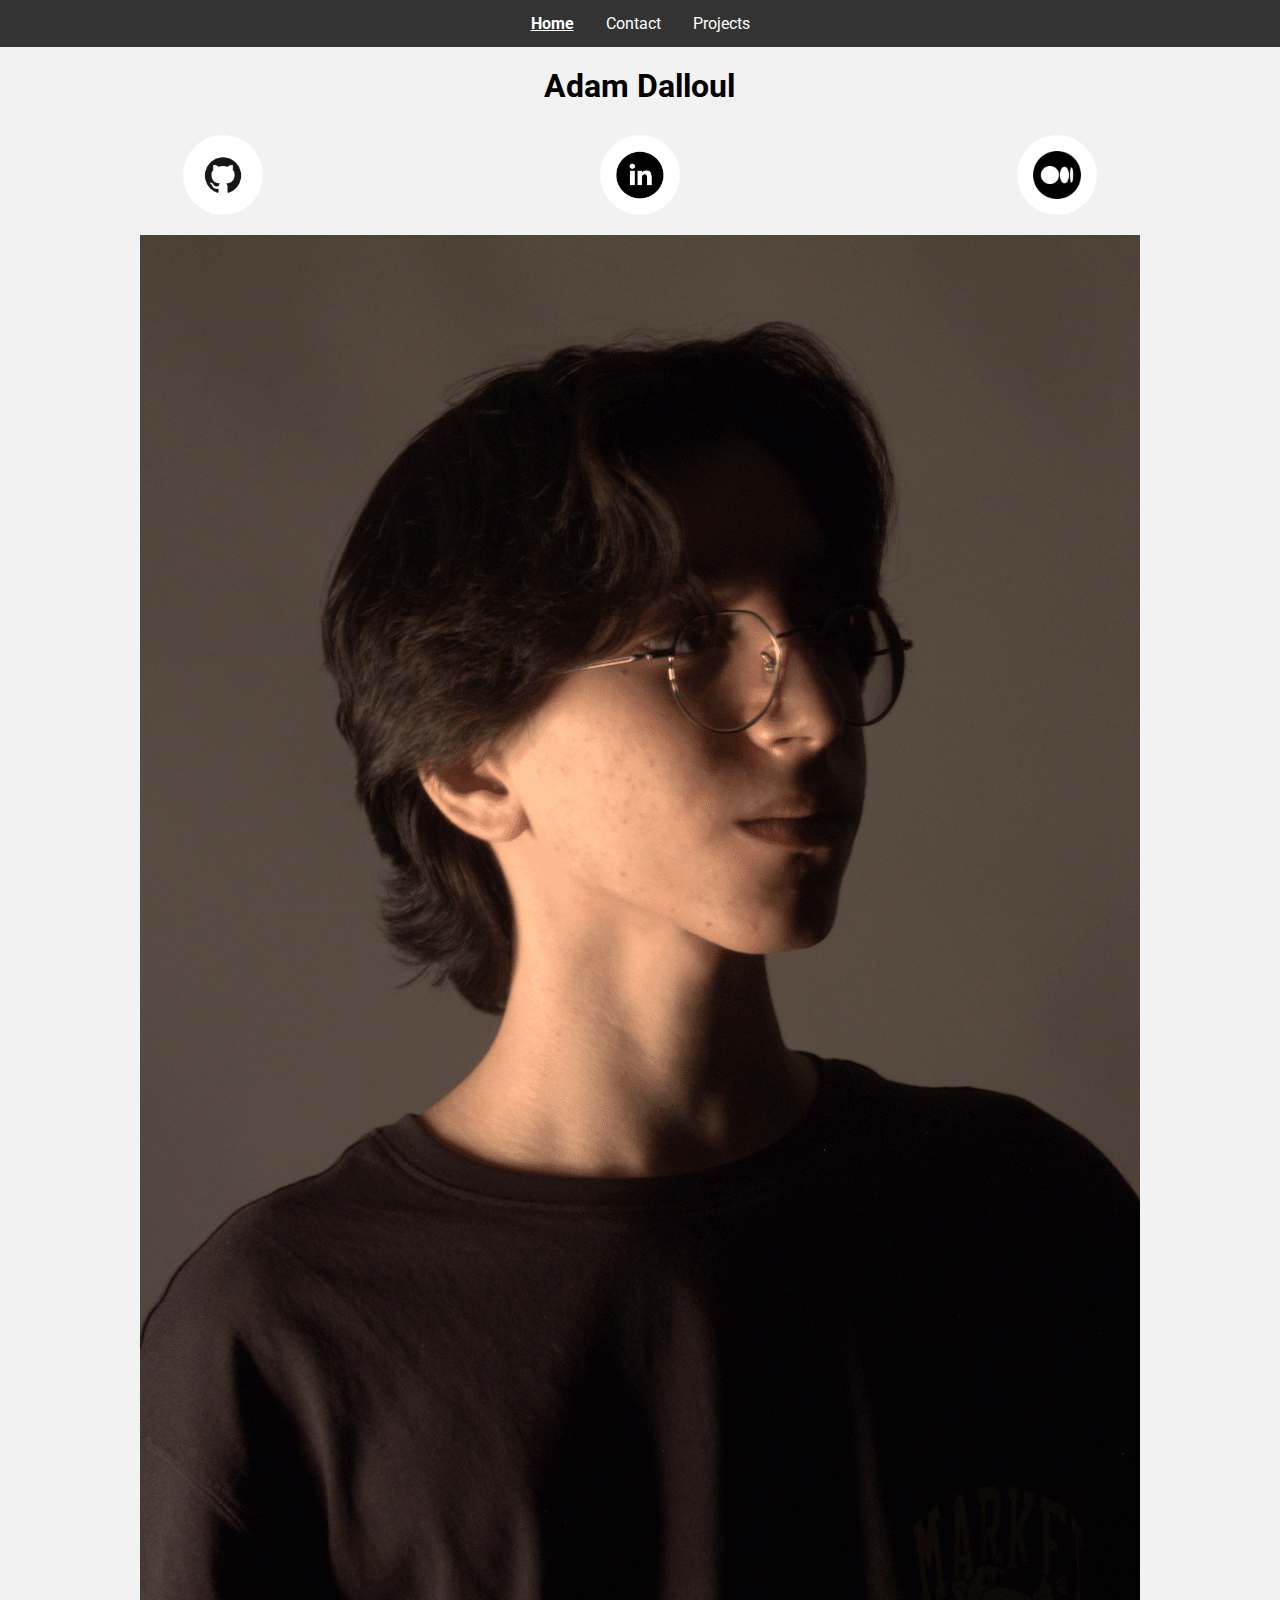
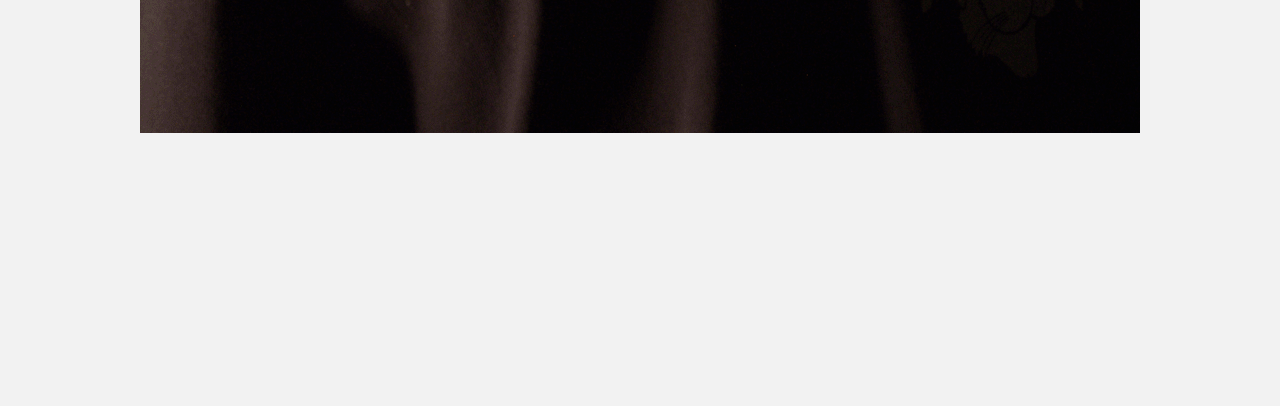
<file: index.html>
<!DOCTYPE html>
<html lang="en">
<head>
    <meta charset="UTF-8">
    <meta http-equiv="X-UA-Compatible" content="IE=edge">
    <meta name="viewport" content="width=device-width, initial-scale=1.0">
    <title>Home</title>

    <link rel="icon" href="images/icon.png" type="image/x-icon">
    <link href="https://fonts.googleapis.com/css2?family=Roboto:wght@300;400;500;700&display=swap" rel="stylesheet">
    <link rel="stylesheet" href="css/style.css">

    <style>
    .grid-container {
        display: grid;
        grid-template-columns: 1fr 1fr 1fr;
        grid-gap: 10px;
        justify-items: center;
        align-items: center;
        margin: 20px;
    }

    .header {
        grid-column: 1 / span 3;     
        grid-row: 1;
        text-align: center;
        margin-bottom: 20px;
    }

    .logo {
        width: 80px;
        height: 80px;
        display: flex;
        justify-content: center;
        align-items: center;
        background-color: #fff;
        border-radius: 50%;
        transition: transform 0.3s;
    }
    
    .logo img {
        max-width: 60%;
        max-height: 60%;
    }

    .logo:hover {
        transform: scale(1.2);
    }

    .my-portrait {
        grid-column: 1 / span 3;
        grid-row: 3;
        display: flex;
        justify-content: center;
        align-items: center;
        padding-top: 10px;
    }

    .my-portrait img {
        max-width: 100%; 
        height: auto; 
    }

    @media screen and (max-width: 600px) {
        .my-portrait {
            grid-column: 1 / span 3;
            padding: 5px;
        }
    }

    .personal-statement {
        grid-column: 1 / span 3;
        grid-row: 4;
        background-color: #333;
        border-radius: 8px;
        padding: 20px;
        color: white;
        text-align: center;
    }

    .personal-statement p {
        margin: 0;
    }   
    </style>
</head>
<body>
    <ul class="navbar">
        <li class="active"><a href="index.html">Home</a></li>        
        <li><a href="contact.html">Contact</a></li>
        <li><a href="projects.html">Projects</a></li>
    </ul>
    
      <div class="grid-container">
        <div class="grid-item header fade-in">
            <h1>Adam Dalloul</h1>
        </div>
        
        <div class="grid-item github-logo fade-in">
            <a href="https://github.com/Adam-Dalloul" target="_blank">
                <div class="logo">
                    <img src="images/github-logo.png" alt="GitHub Logo">
                </div>
            </a>
        </div>

        <div class="grid-item linkedin-logo fade-in">
            <a href="https://www.linkedin.com/in/adam-dalloul/" target="_blank">
                <div class="logo">
                    <img src="images/linkendin-logo.png" alt="Linkendin Logo">
                </div>
            </a>
        </div>

        <div class="grid-item medium-logo fade-in">
            <a href="https://medium.com/@adam.dalloul" target="_blank">
                <div class="logo">
                    <img src="images/medium-logo.png" alt="Medium Logo">
                </div>
            </a>       
        </div>

        <div id="about" class="grid-item my-portrait fade-in slide-up">
            <img src="images/my-portrait.png" alt="My Portrait">
        </div>

        <div id="contact" class="grid-item personal-statement fade-in slide-up">
            <p>As a driven entrepreneur and passionate technology enthusiast, I am a high school student at Eastside Preparatory School with a strong interest in the field of computer science. I am deeply engaged in various programs focused on business and have developed a solid understanding of its dynamics. With a desire to pursue a major in computer science, I am eager to apply my skills and knowledge to contribute to the ever-evolving world of technology. Looking forward to leveraging my entrepreneurial spirit and passion for technology to make a positive impact in the industry.</p>
        </div>    

      </div>

    <footer class="footer">
        <div class="container">
        <p class="footer-text">This website was made by Adam Dalloul.</p>
        <p class="footer-text">All code is available on <a href="https://github.com/Adam-Dalloul" target="_blank" rel="noopener noreferrer">GitHub</a>.</p>
        <p class="footer-text">&copy; 2023 Adam Dalloul. All rights reserved.</p>
        </div>
    </footer>


<script src="js/script.js"></script>
</body>
</html>
</file>
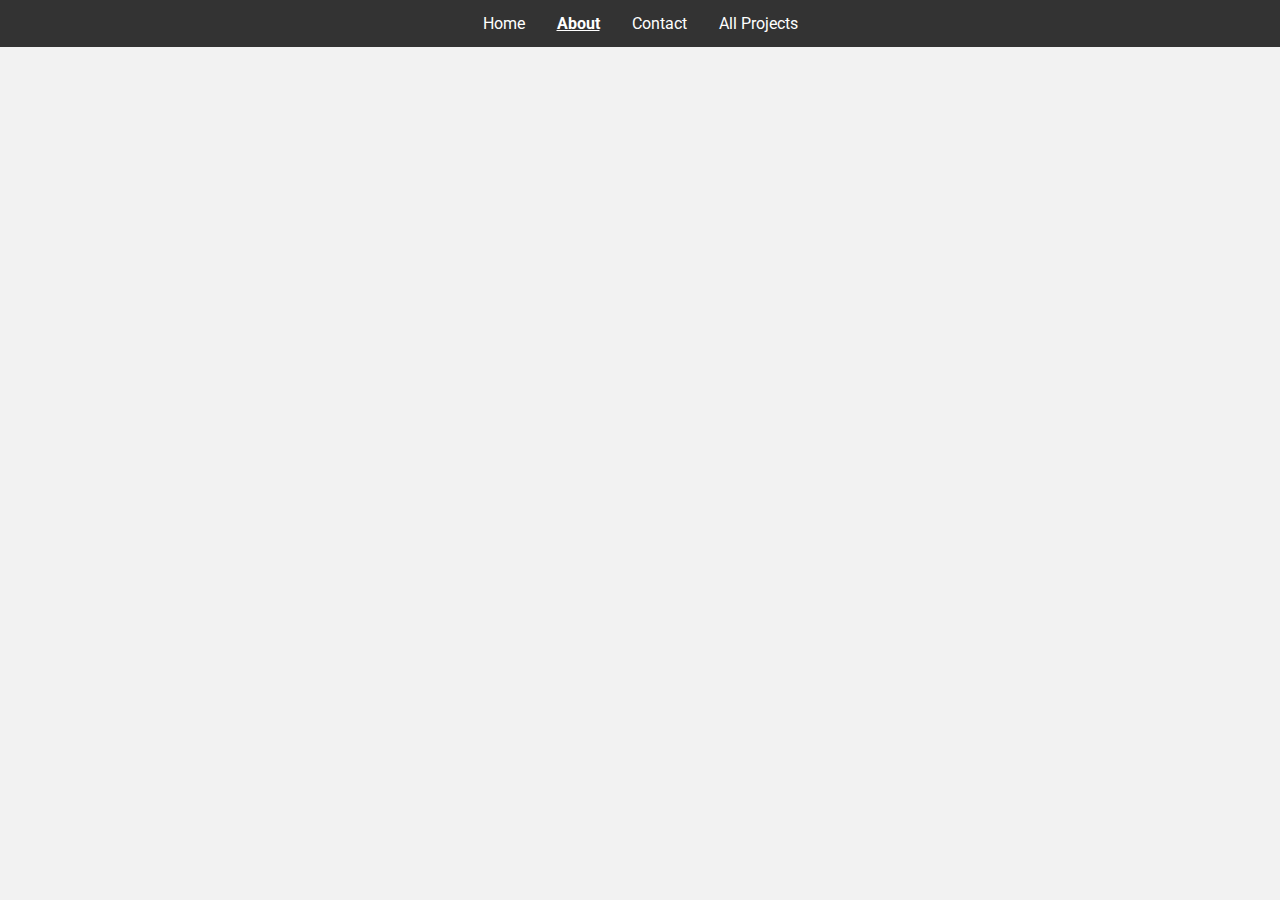
<file: about.html>
<!DOCTYPE html>
<html lang="en">
<head>
    <meta charset="UTF-8">
    <meta http-equiv="X-UA-Compatible" content="IE=edge">
    <meta name="viewport" content="width=device-width, initial-scale=1.0">
    <title>About</title>

    <link href="https://fonts.googleapis.com/css2?family=Roboto:wght@300;400;500;700&display=swap" rel="stylesheet">
    <link rel="stylesheet" href="css/style.css">
</head>
<body>
    <ul class="navbar">
        <li><a href="index.html">Home</a></li>
        <li class="active"><a href="about.html">About</a></li>
        <li><a href="contact.html">Contact</a></li>
        <li class="right"><a href="projects.html">All Projects</a></li>
      </ul>

<script src="js/script.js"></script>
</body>
</html>
</file>
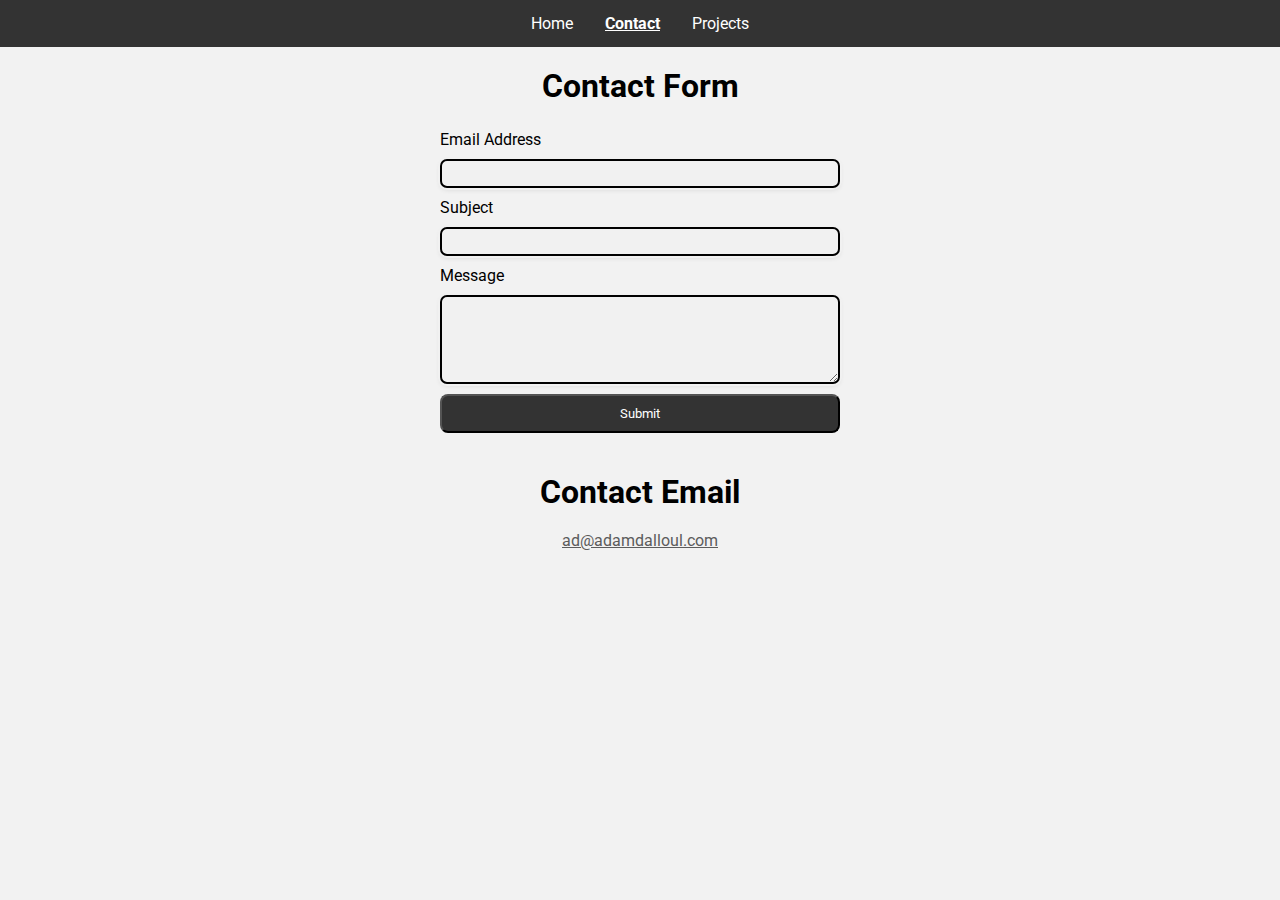
<file: contact.html>
<!DOCTYPE html>
<html lang="en">
<head>
  <meta charset="UTF-8">
  <meta http-equiv="X-UA-Compatible" content="IE=edge">
  <meta name="viewport" content="width=device-width, initial-scale=1.0">
  <title>Contact</title>
  
  <link rel="icon" href="images/icon.png" type="image/x-icon">
  <link href="https://fonts.googleapis.com/css2?family=Roboto:wght@300;400;500;700&display=swap" rel="stylesheet">
  <link rel="stylesheet" href="css/style.css">

  <style>
    .header,
    .email {
      text-align: center;
      margin: 20px;
    }

    .email {
      margin-bottom: 60px;
      margin-top: 10px;
    }

    form {
      display: flex;
      flex-direction: column;
      max-width: 400px;
      margin: 0 auto;
      padding-top: 5px;
      padding-bottom: 20px;
    }      

    label {
      margin-bottom: 10px;          
    }

    input,
    textarea {
      padding: 5px;
      margin-bottom: 10px;
      border: 2px solid black;
      background-color: #f1f1f1;
      box-shadow: 0 0 0 2px #f1f1f1, 0 2px 5px rgba(0, 0, 0, 0.1);
      border-radius: 7px;
    }

    input:focus,
    textarea:focus {
      outline: none;
      border-color: grey;
      box-shadow: 0 0 0 2px #f1f1f1, 0 2px 5px rgba(0, 0, 0, 0.3);
    }

    button {
      padding: 10px 20px;
      border-radius: 8px;
      background-color: #333;
      color: white;
      transition: background-color 0.3s ease;
    }

    button:hover {
      background-color: #111;
    }

    .email {
      text-align: center;
      margin: 20px;
      margin-bottom: 50px;
    }

    .email a {
      text-decoration: underline;
      color: #5c5c5c;
      position: relative;
      display: inline-block;
      transition: color 0.3s ease;
      overflow: hidden;
    }

    .email a::before {
      content: "";
      position: absolute;
      bottom: -2px;
      left: 50%;
      transform: translateX(-50%);
      width: 0;
      height: 2px;
      background-color: #5c5c5c;
      opacity: 0;
      transition: width 0.3s ease, opacity 0.3s ease;
    }

    .email a:hover {
      color: #111;
    }

    .email a:hover::before {
      width: 100%;
      opacity: 1;
    }
    </style>
</head>
<body>
  <ul class="navbar">
    <li><a href="index.html">Home</a></li>
    <li class="active"><a href="contact.html">Contact</a></li>
    <li><a href="projects.html">Projects</a></li>
  </ul>

  <div class="header fade-in">
    <h1>Contact Form</h1>
  </div>

  <form class="fade-in slide-up"
  action="https://formspree.io/f/xjvdqyzn"
  method="POST"
  > 
    <label for="email">Email Address</label>
    <input type="email" name="email" id="email" required>

    <label for="subject">Subject</label>
    <input type="text" name="subject" id="subject" required>

    <label for="message">Message</label>
    <textarea name="message" id="message" rows="5" required></textarea>

    <button type="submit">Submit</button>
  </form>

  <div class="header fade-in"> 
    <h1>Contact Email</h1>
  </div>

  <div class="email fade-in"> 
    <a href="mailto:ad@adamdalloul.com">ad@adamdalloul.com</a>
  </div>

  <footer class="footer">
    <div class="container">
    <p class="footer-text">This website was made by Adam Dalloul.</p>
    <p class="footer-text">All code is available on <a href="https://github.com/Adam-Dalloul" target="_blank" rel="noopener noreferrer">GitHub</a>.</p>
    <p class="footer-text">&copy; 2023 Adam Dalloul. All rights reserved.</p>
    </div>
  </footer>


<script src="js/script.js"></script>
</body>
</html>
</file>
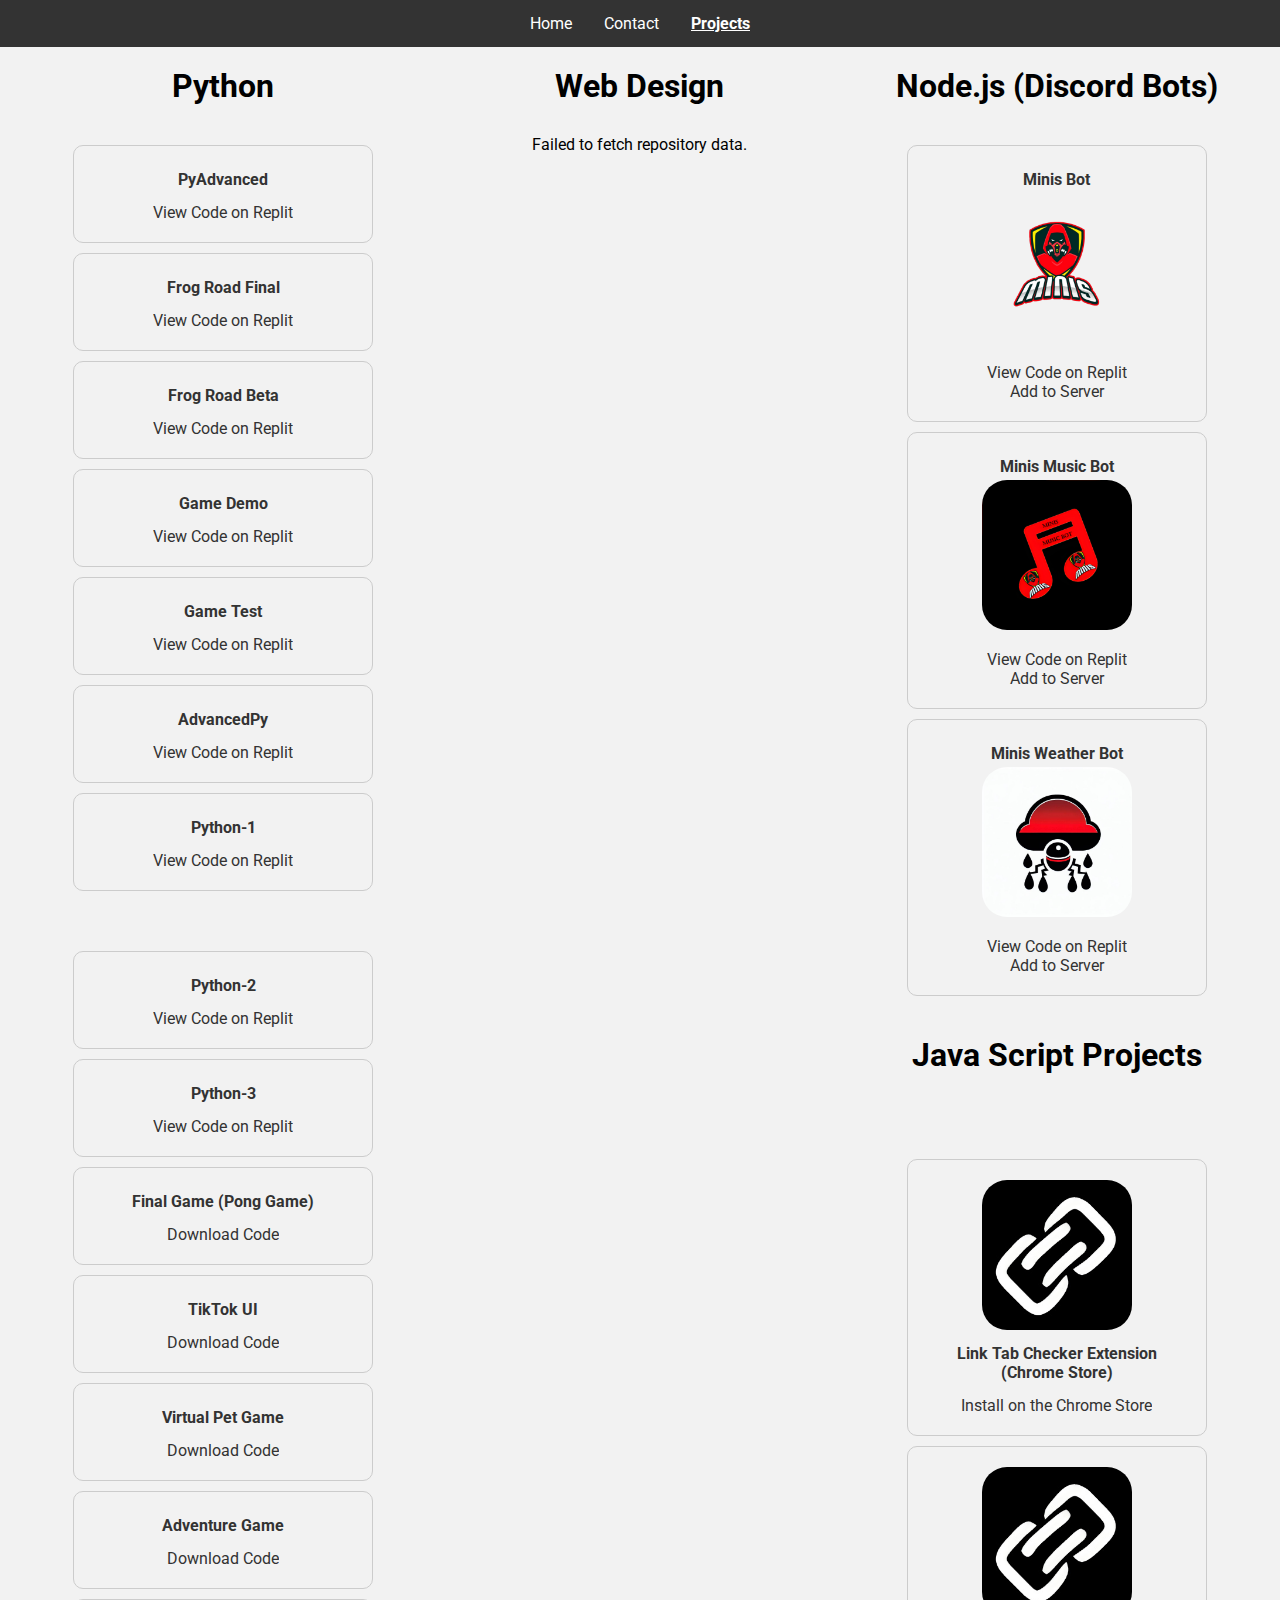
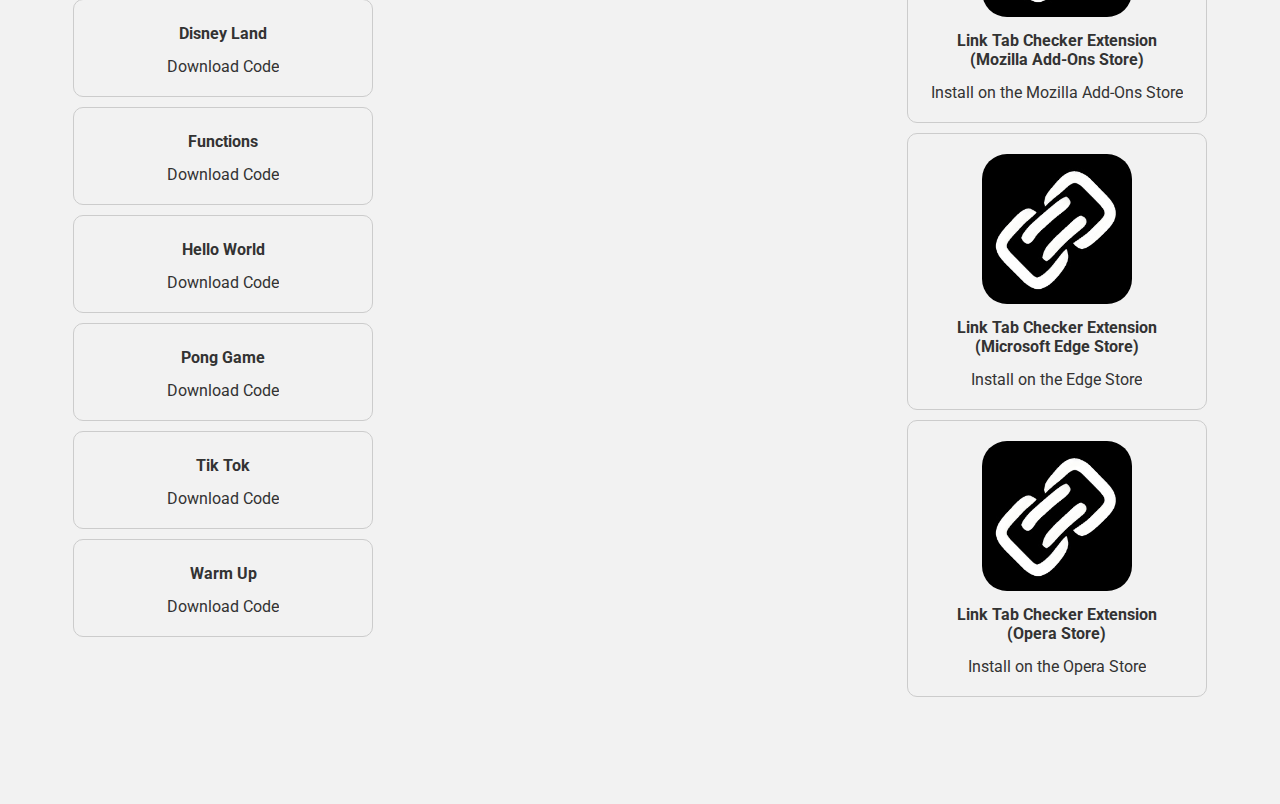
<file: projects.html>
<!DOCTYPE html>
<html lang="en">
<head>
  <meta charset="UTF-8">
  <meta http-equiv="X-UA-Compatible" content="IE=edge">
  <meta name="viewport" content="width=device-width, initial-scale=1.0">
  <title>Projects</title>

  <link rel="icon" href="images/icon.png" type="image/x-icon">
  <link href="https://fonts.googleapis.com/css2?family=Roboto:wght@300;400;500;700&display=swap" rel="stylesheet">
  <link rel="stylesheet" href="css/style.css">

  <style>
    .grid-container {
      display: grid;
      grid-template-columns: 1fr 1fr 1fr;
      grid-gap: 10px;
      justify-items: center;
      margin: 20px;
    }

    .header {
      grid-column: 2;
      grid-row: 1;
      text-align: center;
      margin-bottom: 20px;
    }

    .github-web-projects {
      grid-column: 2;
    }

    .project-card {     
      display: flex;
      flex-direction: column;
      align-items: center;
      width: 300px;
      padding: 20px;
      margin: 10px;
      border: 1px solid #ccc;
      border-radius: 10px;
      text-align: center;
    }

    .project-card img {
      max-width: 100%; /* Ensure images don't overflow their container */
      max-height: 150px; /* Set a maximum height for the image */
      border-radius: 25px; /* Add border-radius to the image */
      margin-bottom: 10px; /* Add some space between image and project details */
    }

    .project-card a {
      text-decoration: none;
    }

    .project-card p {
      font-weight: bold;
      color: #333;
      margin: 4px;
    }

    .project-card .links-container {
      display: flex;
      flex-direction: column;
      margin-top: 10px;
    }

    .project-card .links-container .website-link {
      position: relative;
      color: #333;
      font-weight: normal;
      overflow: hidden;
    }

    .project-card .links-container .website-link::before {
      content: "";
      position: absolute;
      left: 50%;
      bottom: 0;
      width: 0;
      height: 1px;
      background-color: #333;
      transform: translateX(-50%);
      transition: width 0.3s;
    }

    .project-card .links-container .website-link:hover::before {
      width: 100%;
    }

    .project-card .links-container .website-link:hover {
      color: grey;
    }

    .project-card .links-container .code-link {
      position: relative;
      color: #333;
      font-weight: normal;
      overflow: hidden;
    }

    .project-card .links-container .code-link::before {
      content: "";
      position: absolute;
      left: 50%;
      bottom: 0;
      width: 0;
      height: 2px;
      background-color: #333;
      transform: translateX(-50%);
      transition: width 0.3s;
    }

    .project-card .links-container .code-link:hover::before {
      width: 100%;
    }

    .project-card .links-container .code-link:hover {
      color: grey;
    }

    .header2 {
      grid-column: 3;
      grid-row: 1;
      text-align: center;
    }

    .discord_bot_projects {
      grid-column: 3;
      grid-row: 2;
      text-align: center;
    }

    .header3 {
      grid-column: 1;
      grid-row: 1;
      text-align: center;
    }

    .python_projects {
      grid-column: 1;
      grid-row: 2;
      text-align: center;
    }

    /* CSS for animations */
    .slide-up {
      transform: translateY(50px);
      transition: transform 0.5s;
    }

    .slide-up.active {
      transform: translateY(0);
    }

    /* New styles for mobile */
    @media only screen and (max-width: 600px) {
      .grid-container {
        grid-template-columns: 1fr;
      }

      .grid-item {
        grid-column: 1;
        grid-row: auto;
      }

      .header {
        margin-bottom: 10px;
      }

      .header2,
      .header3 {
        margin-top: 20px;
      }

      .project-card {
        width: 100%;
        margin: 10px 0;
      }
  }
  </style>
</head>
<body>
  <ul class="navbar">
    <li><a href="index.html">Home</a></li>
    <li><a href="contact.html">Contact</a></li>
    <li class="active"><a href="projects.html">Projects</a></li>
  </ul>

  <div class="grid-container">
    <div class="grid-item header fade-in">
      <h1>Web Design</h1>
    </div>

    <div class="grid-item github-web-projects fade-in slide-up" id="projects-container"></div>
    
    <div class="grid-item header2 fade-in">
      <h1>Node.js (Discord Bots)</h1>
    </div>

    <div class="grid-item discord_bot_projects fade-in">           
        <!-- Project 1 -->
        <div class="project-card">
          <p>Minis Bot</p>
          <img src="images/Minis Discord Bot.png" alt="Minis Discord Bot">
          <!-- Additional information for Project 1 -->
          <div class="links-container">
            <a href="https://replit.com/@adam-d/Minis-Discord-Bot" target="_blank" class="code-link">View Code on Replit</a>
            <a href="https://discord.com/api/oauth2/authorize?client_id=797285645642760252&permissions=8&scope=bot" target="_blank" class="website-link">Add to Server</a>
          </div>
        </div>
    
        <!-- Project 2 -->
        <div class="project-card">
          <p>Minis Music Bot</p>
          <img src="images/Minis Music Bot.jpg" alt="Minis Music Bot">
          <!-- Additional information for Project 2 -->
          <div class="links-container">
            <a href="https://replit.com/@adam-d/Minis-Music-Bot" target="_blank" class="code-link">View Code on Replit</a>
            <a href="https://discord.com/api/oauth2/authorize?client_id=852267568760225832&permissions=8&scope=bot" target="_blank" class="website-link">Add to Server</a>
          </div>
        </div>
    
        <!-- Project 3 -->
        <div class="project-card">
          <p>Minis Weather Bot</p>
          <img src="images/Minis Weather Bot.png" alt="Minis Weather Bot">
          <!-- Additional information for Project 3 -->
          <div class="links-container">
            <a href="https://replit.com/@adam-d/Minis-Weather-Bot" target="_blank" class="code-link">View Code on Replit</a>
            <a href="https://discord.com/api/oauth2/authorize?client_id=1124284094524694618&permissions=8&scope=bot%20applications.commands" target="_blank" class="website-link">Add to Server </a>
          </div>
        </div>

      <!-- Java Script Projects -->

      <h1 style="margin-top: 40px; margin-bottom: 35px;">Java Script Projects</h1>
      <div class="project-card slide-up">
        <img src="images/link_tab_checker.jpg" alt="Link Tab Checker Extension">
        <p>Link Tab Checker Extension (Chrome Store)</p>
        <!-- Additional information for Project 1 -->
        <div class="links-container">
          <a href="https://chrome.google.com/webstore/detail/link-tab-checker/ecmjjlhogcehgcljgcnoknipjbeciddl?hl=en" target="_blank" class="code-link">Install on the Chrome Store</a>
        </div>
      </div>

      <!-- Project 1 -->
      <div class="project-card slide-up">
        <img src="images/link_tab_checker.jpg" alt="Link Tab Checker Extension">
        <p>Link Tab Checker Extension (Mozilla Add-Ons Store)</p>
        <!-- Additional information for Project 2 -->
        <div class="links-container">
          <a href="https://addons.mozilla.org/en-US/firefox/addon/link-tab-checker/" target="_blank" class="code-link">Install on the Mozilla Add-Ons Store</a>
        </div>
      </div>

      <!-- Project 1 -->
      <div class="project-card slide-up">
        <img src="images/link_tab_checker.jpg" alt="Link Tab Checker Extension">
        <p>Link Tab Checker Extension (Microsoft Edge Store)</p>
        <!-- Additional information for Project 3 -->
        <div class="links-container">
          <a href="https://microsoftedge.microsoft.com/addons/detail/link-tab-checker/clicajfnimjkhfdhocahacplcbjigapg" target="_blank" class="code-link">Install on the Edge Store</a>
        </div>
      </div>

      <!-- Project 1 -->
      <div class="project-card slide-up">
        <img src="images/link_tab_checker.jpg" alt="Link Tab Checker Extension">
        <p>Link Tab Checker Extension (Opera Store)</p>
        <!-- Additional information for Project 4 -->
        <div class="links-container">
          <a href="$" target="_blank" class="code-link">Install on the Opera Store</a>
        </div>
      </div>
    </div>


    <div class="grid-item header3 fade-in">
      <h1>Python</h1>
    </div>

    <div class="grid-item python_projects fade-in">
        <!-- Project 1 -->
        <div class="project-card slide-up">
          <p>PyAdvanced</p>
          <!-- Additional information for Project 1 -->
          <div class="links-container">
            <a href="https://replit.com/@adam-d/PyAdvanced" target="_blank" class="code-link">View Code on Replit</a>
          </div>
        </div>

        <!-- Project 2 -->
        <div class="project-card slide-up">
          <p>Frog Road Final</p>
          <!-- Additional information for Project 2 -->
          <div class="links-container">
            <a href="https://replit.com/@adam-d/Frog-Road-Final" target="_blank" class="code-link">View Code on Replit</a>
          </div>
        </div>

        <!-- Project 3 -->
        <div class="project-card slide-up">
          <p>Frog Road Beta</p>
          <!-- Additional information for Project 3 -->
          <div class="links-container">
            <a href="https://replit.com/@adam-d/Frog-Road-Beta" target="_blank" class="code-link">View Code on Replit</a>
          </div>
        </div>

        <!-- Project 4 -->
        <div class="project-card slide-up">
          <p>Game Demo</p>
          <!-- Additional information for Project 4 -->
          <div class="links-container">
            <a href="https://replit.com/@adam-d/Game-Demo" target="_blank" class="code-link">View Code on Replit</a>
          </div>
        </div>

        <!-- Project 5 -->
        <div class="project-card slide-up">
          <p>Game Test</p>
          <!-- Additional information for Project 5 -->
          <div class="links-container">
            <a href="https://replit.com/@adam-d/Game-Test" target="_blank" class="code-link">View Code on Replit</a>
          </div>
        </div>

        <!-- Project 6 -->
        <div class="project-card slide-up">
          <p>AdvancedPy</p>
          <!-- Additional information for Project 6 -->
          <div class="links-container">
            <a href="https://replit.com/@adam-d/AdvancedPy" target="_blank" class="code-link">View Code on Replit</a>
          </div>
        </div>

        <!-- Project 7 -->
        <div class="project-card slide-up">
          <p>Python-1</p>
          <!-- Additional information for Project 7 -->
          <div class="links-container">
            <a href="https://replit.com/@adam-d/Python-1" target="_blank" class="code-link">View Code on Replit</a>
          </div>
        </div>

        <!-- Project 8 -->
        <div class="project-card slide-up">
          <p>Python-2</p>
          <!-- Additional information for Project 8 -->
          <div class="links-container">
            <a href="https://replit.com/@adam-d/Python-2" target="_blank" class="code-link">View Code on Replit</a>
          </div>
        </div>

        <!-- Project 9 -->
        <div class="project-card slide-up">
          <p>Python-3</p>
          <!-- Additional information for Project 9 -->
          <div class="links-container">
            <a href="https://replit.com/@adam-d/Python-3" target="_blank" class="code-link">View Code on Replit</a>
          </div>
        </div>

        <!-- All Other Python Projects -->
        <div class="project-card slide-up">
          <p>Final Game (Pong Game)</p>
          <!-- Additional information for Project 9 -->
          <div class="links-container">
            <a href="python/final_game_ZIP.zip" target="_blank" class="code-link">Download Code</a>
          </div>
        </div>

        <div class="project-card slide-up">
          <p>TikTok UI</p>
          <!-- Additional information for Project 9 -->
          <div class="links-container">
            <a href="python/tik_tok_UI_ZIPED.zip" target="_blank" class="code-link">Download Code</a>
          </div>
        </div>

        <div class="project-card slide-up">
          <p>Virtual Pet Game</p>
          <!-- Additional information for Project 9 -->
          <div class="links-container">
            <a href="python/virtual_pet_game_final_ZIP.zip" target="_blank" class="code-link">Download Code</a>
          </div>
        </div>

        <div class="project-card slide-up">
          <p>Adventure Game</p>
          <!-- Additional information for Project 9 -->
          <div class="links-container">
            <a href="python/adventure.zip" target="_blank" class="code-link">Download Code</a>
          </div>
        </div>

        <div class="project-card slide-up">
          <p>Disney Land</p>
          <!-- Additional information for Project 9 -->
          <div class="links-container">
            <a href="python/disney_land.zip" target="_blank" class="code-link">Download Code</a>
          </div>
        </div>

        <div class="project-card slide-up">
          <p>Functions</p>
          <!-- Additional information for Project 9 -->
          <div class="links-container">
            <a href="python/functions.zip" target="_blank" class="code-link">Download Code</a>
          </div>
        </div>

        <div class="project-card slide-up">
          <p>Hello World</p>
          <!-- Additional information for Project 9 -->
          <div class="links-container">
            <a href="python/hello_world.zip" target="_blank" class="code-link">Download Code</a>
          </div>
        </div>

        <div class="project-card slide-up">
          <p>Pong Game</p>
          <!-- Additional information for Project 9 -->
          <div class="links-container">
            <a href="python/pong_game.zip" target="_blank" class="code-link">Download Code</a>
          </div>
        </div>

        <div class="project-card slide-up">
          <p>Tik Tok</p>
          <!-- Additional information for Project 9 -->
          <div class="links-container">
            <a href="python/tik_tok.zip" target="_blank" class="code-link">Download Code</a>
          </div>
        </div>

        <div class="project-card slide-up">
          <p>Warm Up</p>
          <!-- Additional information for Project 9 -->
          <div class="links-container">
            <a href="python/warm_up.zip" target="_blank" class="code-link">Download Code</a>
          </div>
        </div>

      </div>

    </div>

  </div>

  <footer class="footer">
    <div class="container">
    <p class="footer-text">This website was made by Adam Dalloul.</p>
    <p class="footer-text">All code is available on <a href="https://github.com/Adam-Dalloul" target="_blank" rel="noopener noreferrer">GitHub</a>.</p>
    <p class="footer-text">&copy; 2023 Adam Dalloul. All rights reserved.</p>
    </div>
  </footer>

  <script src="js/script.js"></script>
</body>
</html>
</file>
<file: css/style.css>
* {
  margin: 0;
  padding: 0;
  box-sizing: border-box;
  font-family: 'Roboto', sans-serif;
}

body {
  background-color: #f2f2f2;
}

.navbar {
  list-style-type: none;
  margin: 0;
  padding: 0;
  overflow: hidden;
  background-color: #333;
  display: flex;
  justify-content: center;
  margin-bottom: 20px;
}

.navbar li {
  float: left;
}

.navbar li a {
  display: block;
  color: white;
  text-align: center;
  padding: 14px 16px;
  text-decoration: none;
  transition: background-color 0.3s ease;
  border-radius: 8px;
}

.navbar li a:hover {
  background-color: #111;
  transform: scale(1.1);
  transition: background-color 0.3s ease, transform 0.3s ease;   
}


.navbar li.active a {
  font-weight: bold;
  text-decoration: underline;
}

/* Mobile Optimizations */
@media screen and (max-width: 600px) {
  ul.navbar li {
    float: none;
  }
}

@media screen and (max-width: 600px) {
  .grid-container {
    grid-template-columns: 1fr;
  }
}

@media screen and (max-width: 600px) {
  .header h1 {
    font-size: 24px;
    margin-bottom: 10px;
  }

  .personal-statement {
    padding: 10px;
  }

  .footer-text {
    font-size: 12px;
  }
}


/* Additions for smooth scrolling */
.grid-item {
  opacity: 0;
  transform: translateY(50px);
}

.grid-item.active {
  opacity: 1;
  transform: translateY(0);
}


.footer {
  background-color: #555;
  color: white;
  padding: 20px 0;
  display: flex;
  justify-content: center;

  opacity: 0;
  animation: slide-fade-in 0.5s ease-out forwards;
}

.footer-text {
  margin-bottom: 10px;
  color: #ccc;
  text-align: center;
}

.footer-text a {
  color: white;
  text-decoration: underline;
  opacity: 1;
  transition: opacity 0.3s ease;
}

.footer-text a:hover {
  opacity: 0.7;
}

@keyframes slide-fade-in {
  0% {
    opacity: 0;
    transform: translateY(50px);
  }
  100% {
    opacity: 1;
    transform: translateY(0); 
  }
}



/* Animations */
.fade-in {
  opacity: 0;
  transition: opacity 0.5s;
}

.fade-in.active {
  opacity: 1;
}

.slide-left {
  transform: translateX(50px);
  transition: transform 0.5s;
}

.slide-left.active {
  transform: translateX(0);
}

.slide-up {
  transform: translateY(50px);
  transition: transform 0.5s;
}

.slide-up.active {
  transform: translateY(0);
} 

/* Additions for smooth scrolling */
html {
  scroll-behavior: smooth;
}
</file>
